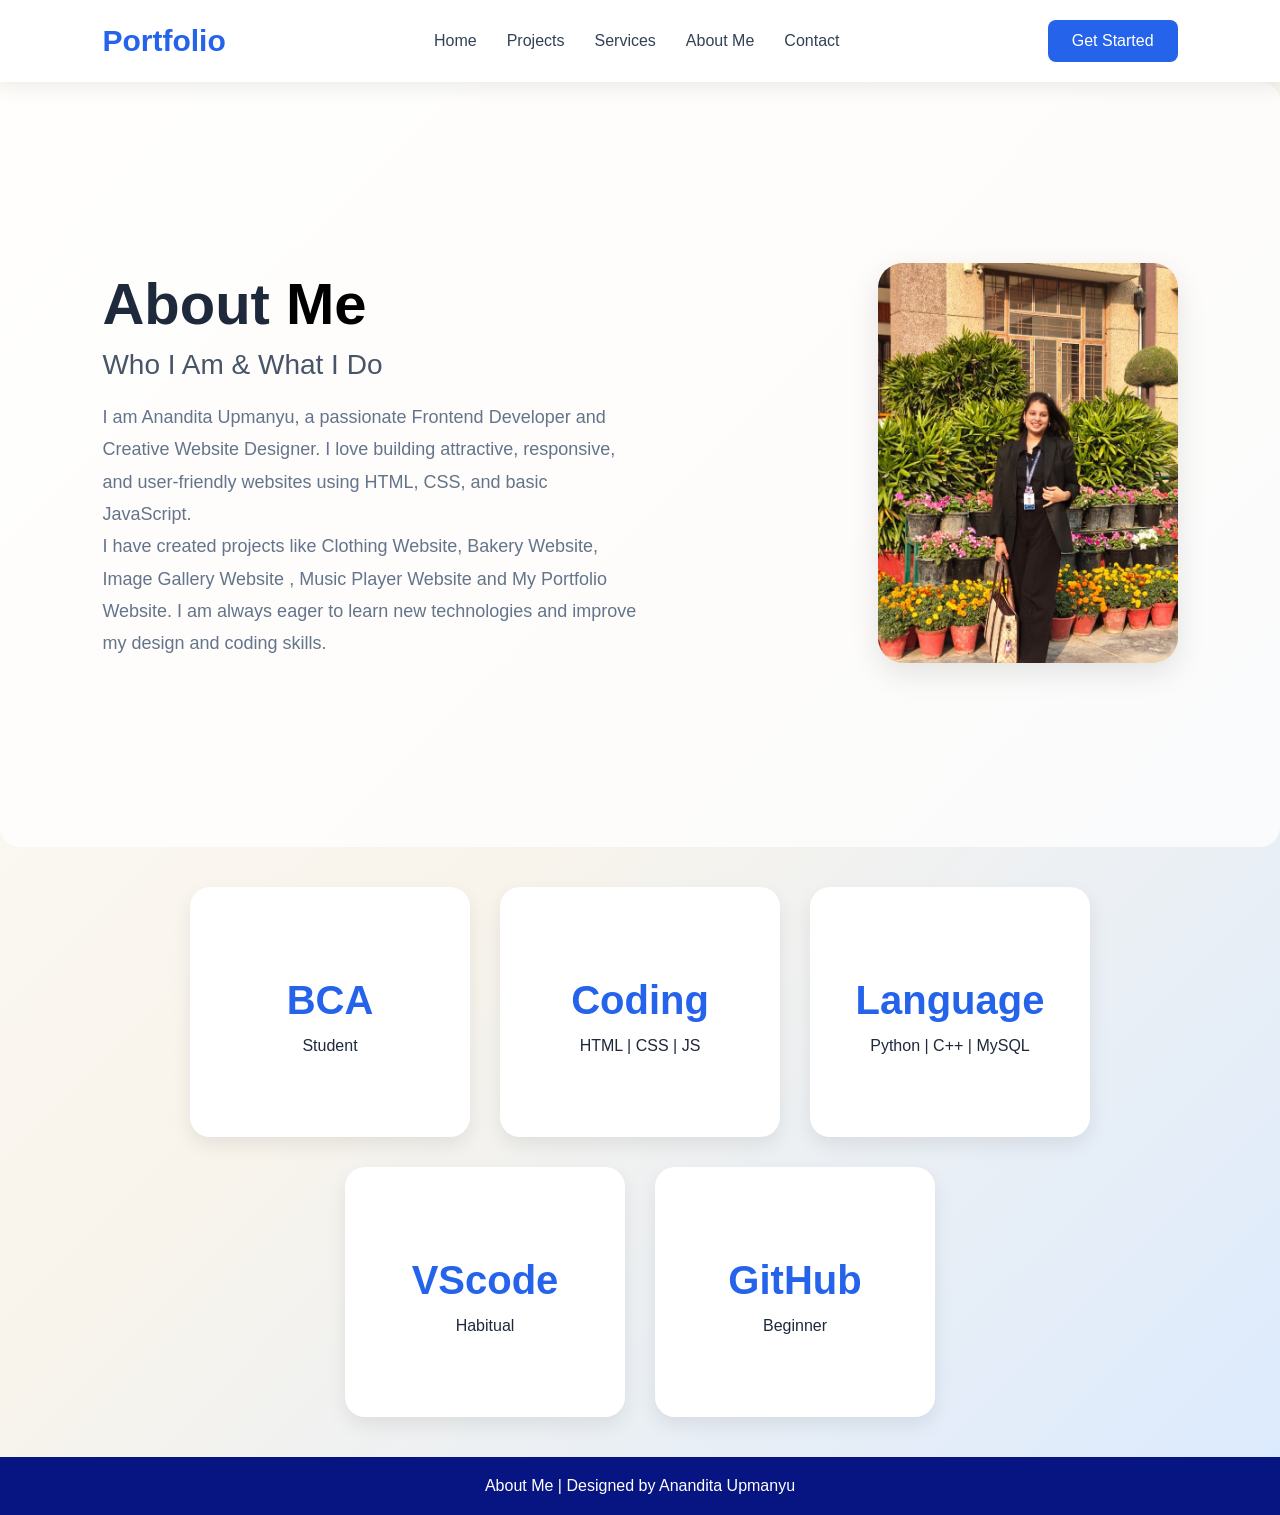
<file: about.html>
<!DOCTYPE html>
<html lang="en">
<head>
    <meta charset="UTF-8">
    <meta name="viewport" content="width=device-width, initial-scale=1.0">
    <title>About Me</title>
    <link rel="stylesheet" href="style.css">
</head>
<body>

    <header>
        <nav class="navbar">
            <div class="logo">Portfolio</div>
            <ul class="nav-links">
                <li><a href="index.html">Home</a></li>
                <li><a href="project.html">Projects</a></li>
                <li><a href="service.html">Services</a></li>
                <li><a href="about.html">About Me</a></li>
                <li><a href="contact.html">Contact</a></li>
            </ul>
            <a href="get.html" class="btn">Get Started</a>
        </nav>
    </header>

    <section class="hero">
        <div class="hero-text">
            <h1>About <span>Me</span></h1>
            <h2>Who I Am & What I Do</h2>
            <p>
                I am Anandita Upmanyu, a passionate Frontend Developer and Creative Website Designer.
                I love building attractive, responsive, and user-friendly websites using HTML,
                CSS, and basic JavaScript.
            </p>

            <p>
                I have created projects like Clothing Website, Bakery Website, Image Gallery Website , Music Player Website and
                My Portfolio Website. I am always eager to learn new technologies and improve
                my design and coding skills.
            </p>
        </div>

        <div class="hero-image">
            <img src="Images/me1.jpeg" alt="About Image">
        </div>
    </section>

    <section class="stats">
        <div class="box"><h2>BCA</h2><p>Student</p></div>
        <div class="box"><h2>Coding</h2><p>HTML | CSS | JS </p></div>
        <div class="box"><h2>Language</h2><p>Python | C++ | MySQL </p></div>
        <div class="box"><h2>VScode</h2><p>Habitual</p></div>
        <div class="box"><h2>GitHub</h2><p>Beginner</p></div>
    </section>

    <footer>
        About Me | Designed by Anandita Upmanyu
    </footer>

</body>
</html>
</file>
<file: style.css>
*{
 margin:0;
 padding:0;
 box-sizing:border-box;
 font-family:Poppins,sans-serif;
}
body{
 background:linear-gradient(135deg,#fffdf8,#f8f4ec,#dbeafe);
 color:#1e293b;
}
.navbar{
 display:flex;
 justify-content:space-between;
 align-items:center;
 padding:20px 8%;
 background:white;
 box-shadow:0 5px 20px rgba(0,0,0,0.08);
 position:sticky;
 top:0;
}
.logo{font-size:30px;font-weight:bold;color:#2563eb;}
.nav-links{display:flex;list-style:none;gap:30px;}
.nav-links a{text-decoration:none;color:#334155;font-weight:500;}
.nav-links a:hover{color:#2563eb;}
.btn{
 text-decoration:none;
 background:#2563eb;
 color:white;
 padding:12px 24px;
 border-radius:8px;
}
.btn-outline{
 text-decoration:none;
 border:2px solid #2563eb;
 color:#2563eb;
 padding:12px 24px;
 border-radius:8px;
 margin-left:10px;
}
.hero{
    display:flex;
    justify-content:space-between;
    align-items:center;
    padding:80px 8%;
    min-height:85vh;
    background: linear-gradient(rgba(255,255,255,0.75), rgba(255,255,255,0.75)),
                url('https://marketplace.canva.com/EAGB49xT5-k/2/0/900w/canva-blue-abstract-aesthetic-phone-wallpaper-6dhhP1KzjwY.jpg');
    border-radius:20px;
}
.hero-text{max-width:50%;}
.hero-text h1{
    font-size:58px;
    line-height:1.2;
    margin-bottom:10px;
}

.hero-text h1 span{
    color:#000000;
}

.hero-text h2{
    font-size:28px;
    font-weight:500;
    color:#475569;
    margin-bottom:20px;
}

.hero-text p{
    font-size:18px;
    line-height:1.8;
    color:#64748b;
    max-width:550px;
}

.hero-image img{
    width:300px;
    height:400px;
    object-fit:cover;
    border-radius:25px;
    box-shadow:0 10px 30px rgba(0,0,0,0.1);
}
.stats{
    display:flex;
    justify-content:center;
    gap:30px;
    padding:40px 8%;
    flex-wrap:wrap;
}

.box{
    background:white;
    padding:30px 20px;
    width:280px;
    min-height:250px;
    text-align:center;
    border-radius:20px;
    box-shadow:0 8px 20px rgba(0,0,0,0.08);

    display:flex;
    flex-direction:column;
    justify-content:center;
    align-items:center;
}
.box h2{
    color:#2563eb;
    font-size:32px;
    line-height:1.2;
    margin:10px 0;
    word-break:keep-all;
}
.box p{
    font-size:16px;
    line-height:1.5;
}

footer{
    text-align:center;
    padding:20px;
    background:#071582;
    color:white;
}

.project-grid{
    display:grid;
    grid-template-columns:repeat(2,1fr);
    gap:20px;
}

.project-grid .box{
    width:100%;
    padding:15px;
}

.project-grid .box img{
    width:100%;
    height:180px;
    object-fit:cover;
    border-radius:10px;
    margin-bottom:10px;
}

.project-grid .box h2{
    font-size:22px;
    margin-bottom:10px;
}

.box h2{color:#2563eb;font-size:40px;}
@media(max-width:900px){
 .hero{flex-direction:column;text-align:center;}
 .hero-text{max-width:100%;}
 .hero-text h1{font-size:40px;}
 .hero-image img{width:300px;margin-top:30px;}
 .stats{flex-direction:column;align-items:center;}
 .navbar{flex-direction:column;gap:15px;}
}
</file>
